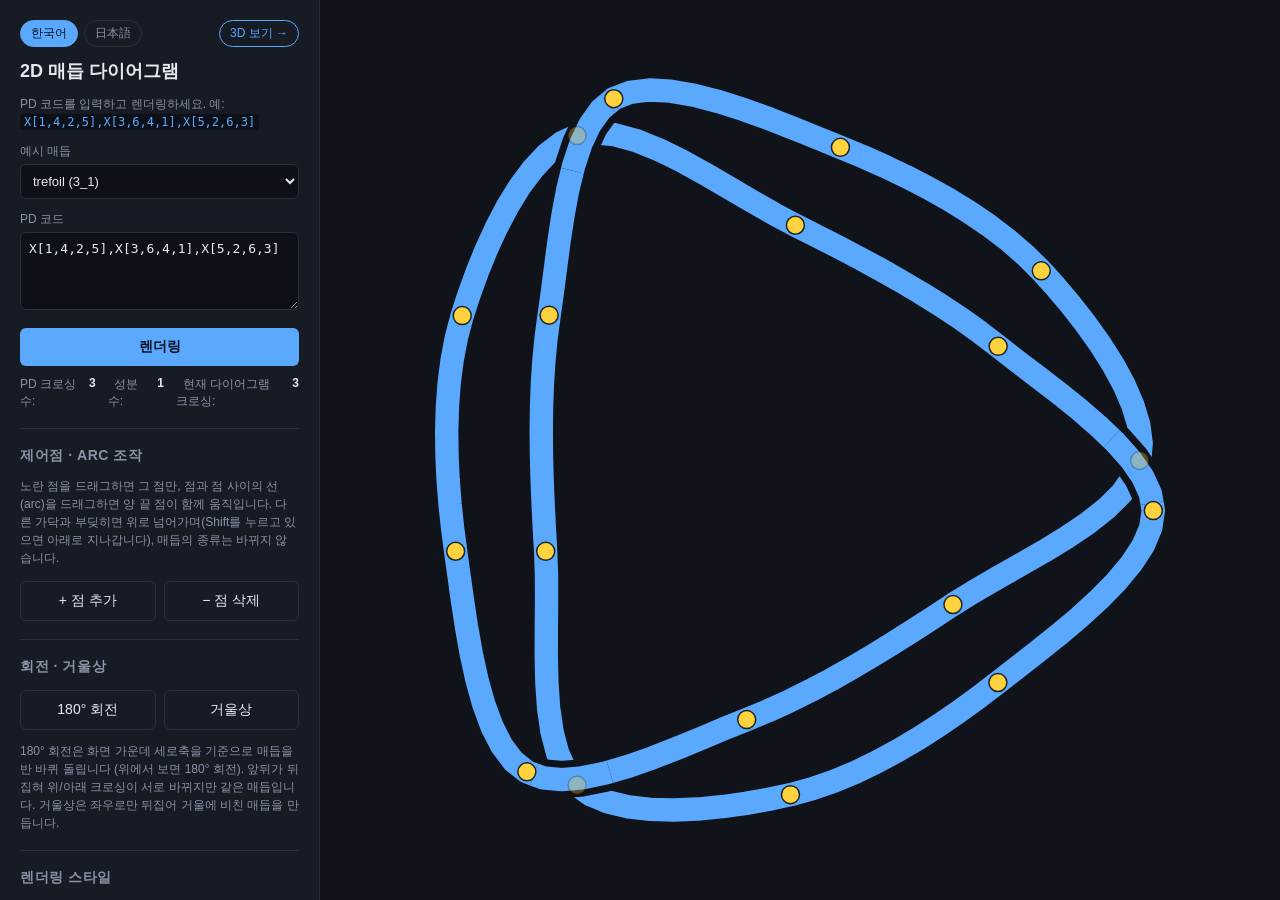
<file: 2d.html>
<!DOCTYPE html>
<html lang="ko">
<head>
<meta charset="UTF-8" />
<meta name="viewport" content="width=device-width, initial-scale=1.0" />
<title data-i18n="pageTitle">2D 매듭 다이어그램</title>
<link rel="stylesheet" href="style.css" />
</head>
<body>
  <div id="app">
    <aside id="panel">
      <div class="top-row">
        <div class="lang-switch">
          <button type="button" class="lang-btn" data-lang="ko">한국어</button>
          <button type="button" class="lang-btn" data-lang="ja">日本語</button>
        </div>
        <a class="view-link" href="index.html" data-i18n="link3D">3D 보기 →</a>
      </div>
      <h1 data-i18n="pageTitle">2D 매듭 다이어그램</h1>
      <p class="hint" data-i18n-html="introHint">PD 코드를 입력하고 렌더링하세요. 예: <code>X[1,4,2,5],X[3,6,4,1],X[5,2,6,3]</code></p>

      <label for="example-select" data-i18n="exampleLabel">예시 매듭</label>
      <select id="example-select">
        <option value="" data-i18n="exampleDefaultOption">-- 예시 선택 --</option>
      </select>

      <label for="pd-input" data-i18n="pdLabel">PD 코드</label>
      <textarea id="pd-input" rows="4" placeholder="X[1,4,2,5],X[3,6,4,1],X[5,2,6,3]"></textarea>

      <button id="render-btn" data-i18n="renderBtn">렌더링</button>
      <div id="error-box" class="error hidden"></div>
      <div id="stats" class="stats hidden"></div>

      <hr />

      <h2 data-i18n="controlPointsHeading">제어점 · arc 조작</h2>
      <p class="hint" data-i18n="controlPointsHint">
        노란 점을 드래그하면 그 점만, 점과 점 사이의 선(arc)을 드래그하면 양 끝 점이 함께 움직입니다.
        다른 가닥과 부딪히면 위로 넘어가며(Shift를 누르고 있으면 아래로 지나갑니다), 매듭의 종류는 바뀌지 않습니다.
      </p>
      <div class="button-row">
        <button id="add-point-btn" class="toggle" data-i18n="addPointBtn">+ 점 추가</button>
        <button id="delete-point-btn" class="toggle" data-i18n="deletePointBtn">− 점 삭제</button>
      </div>
      <p class="hint" id="mode-hint"></p>

      <hr />

      <h2 data-i18n="transformHeading">회전 · 거울상</h2>
      <div class="button-row">
        <button id="rotate180-btn" class="secondary" data-i18n="rotate180Btn">180° 회전</button>
        <button id="mirror-btn" class="secondary" data-i18n="mirrorBtn">거울상</button>
      </div>
      <p class="hint" data-i18n="transformHint">180° 회전은 화면 가운데 세로축을 기준으로 매듭을 반 바퀴 돌립니다 (위에서 보면 180° 회전). 앞뒤가 뒤집혀 위/아래 크로싱이 서로 바뀌지만 같은 매듭입니다. 거울상은 좌우로만 뒤집어 거울에 비친 매듭을 만듭니다.</p>

      <hr />

      <h2 data-i18n="renderStyleHeading">렌더링 스타일</h2>
      <label for="render-style" data-i18n="renderStyleLabel">스타일</label>
      <select id="render-style">
        <option value="flat" selected data-i18n="styleFlatOption">플랫 (단색)</option>
        <option value="toon" data-i18n="styleToonOption">카툰 (테두리)</option>
      </select>

      <div id="line-color-container"></div>
      <div class="slider-row">
        <label for="handle-color" data-i18n="handleColorLabel">제어점 색깔</label>
        <input type="color" id="handle-color" value="#ffd23f" />
      </div>

      <div class="slider-row">
        <label for="line-width" data-i18n="lineWidthLabel">선 굵기</label>
        <input type="range" id="line-width" min="0.1" max="1" step="0.01" value="0.3" />
      </div>

      <div class="slider-row">
        <label for="crossing-gap" data-i18n="crossingGapLabel">크로싱 간격 (아래 가닥이 끊기는 폭)</label>
        <input type="range" id="crossing-gap" min="0" max="1" step="0.01" value="0.3" />
      </div>

      <button id="fit-view-btn" class="secondary" data-i18n="fitViewBtn">화면 맞춤</button>
      <p class="hint" data-i18n="viewHint">빈 곳을 드래그: 화면 이동 · 스크롤: 확대/축소</p>
    </aside>
    <main id="viewport"><canvas id="canvas"></canvas></main>
  </div>

  <script type="module" src="2d.js"></script>
</body>
</html>
</file>
<file: style.css>
:root {
  color-scheme: dark;
  --bg: #10131a;
  --panel-bg: #171b24;
  --border: #2a2f3a;
  --text: #e6e9f0;
  --muted: #8a92a6;
  --accent: #5aa9ff;
  --accent-2: #ff6b6b;
  --error: #ff6b6b;
}

* {
  box-sizing: border-box;
}

html, body {
  margin: 0;
  height: 100%;
  background: var(--bg);
  color: var(--text);
  font-family: -apple-system, BlinkMacSystemFont, "Segoe UI", Pretendard, Arial, sans-serif;
}

#app {
  display: flex;
  height: 100vh;
  width: 100vw;
  overflow: hidden;
}

#panel {
  width: 320px;
  flex-shrink: 0;
  background: var(--panel-bg);
  border-right: 1px solid var(--border);
  padding: 20px;
  overflow-y: auto;
}

#panel h1 {
  font-size: 18px;
  margin: 0 0 8px;
}

.lang-switch {
  display: flex;
  gap: 6px;
  margin-bottom: 12px;
}

.lang-btn {
  margin-top: 0;
  width: auto;
  flex: none;
  background: transparent;
  border: 1px solid var(--border);
  color: var(--muted);
  font-weight: 500;
  font-size: 12px;
  padding: 4px 10px;
  border-radius: 999px;
}

.lang-btn.active {
  background: var(--accent);
  border-color: var(--accent);
  color: #06101f;
}

#panel h2 {
  font-size: 14px;
  margin: 16px 0 8px;
  color: var(--muted);
  text-transform: uppercase;
  letter-spacing: 0.04em;
}

.hint {
  font-size: 12px;
  color: var(--muted);
  line-height: 1.5;
}

.hint code {
  background: #0d1017;
  padding: 1px 4px;
  border-radius: 4px;
  color: var(--accent);
}

label {
  display: block;
  font-size: 12px;
  color: var(--muted);
  margin: 12px 0 4px;
}

select, textarea, input[type="range"] {
  width: 100%;
  background: #0d1017;
  color: var(--text);
  border: 1px solid var(--border);
  border-radius: 6px;
  padding: 8px;
  font-size: 13px;
  font-family: inherit;
}

input[type="color"] {
  width: 100%;
  height: 34px;
  background: #0d1017;
  border: 1px solid var(--border);
  border-radius: 6px;
  padding: 3px;
  cursor: pointer;
}

textarea {
  resize: vertical;
  font-family: "SFMono-Regular", Consolas, monospace;
}

button {
  margin-top: 14px;
  width: 100%;
  background: var(--accent);
  color: #06101f;
  font-weight: 600;
  border: none;
  border-radius: 6px;
  padding: 10px;
  cursor: pointer;
  font-size: 14px;
}

button:hover {
  filter: brightness(1.1);
}

button.secondary {
  background: transparent;
  border: 1px solid var(--border);
  color: var(--text);
  font-weight: 500;
}

hr {
  border: none;
  border-top: 1px solid var(--border);
  margin: 18px 0;
}

.error {
  margin-top: 10px;
  background: rgba(255, 107, 107, 0.12);
  border: 1px solid var(--error);
  color: var(--error);
  padding: 8px 10px;
  border-radius: 6px;
  font-size: 12px;
  line-height: 1.4;
}

.stats {
  margin-top: 10px;
  font-size: 12px;
  color: var(--muted);
  display: flex;
  gap: 12px;
}

.stats b {
  color: var(--text);
}

.hidden {
  display: none !important;
}

.slider-row {
  display: flex;
  flex-direction: column;
  gap: 4px;
  margin-bottom: 6px;
}

.slider-row label {
  margin: 0;
}

.checkbox-row {
  display: flex;
  align-items: center;
  gap: 8px;
  margin-top: 14px;
}

.checkbox-row label {
  margin: 0;
  color: var(--text);
  font-size: 13px;
}

.checkbox-row select {
  width: auto;
  flex: 1;
}

.button-row {
  display: flex;
  gap: 8px;
  margin-top: 14px;
}

.button-row button {
  margin-top: 0;
}

button.toggle {
  background: transparent;
  border: 1px solid var(--border);
  color: var(--text);
  font-weight: 500;
  flex: 1;
}

button.toggle.active {
  background: var(--accent);
  border-color: var(--accent);
  color: #06101f;
}

#viewport {
  flex: 1;
  position: relative;
}

#viewport canvas {
  display: block;
}

.top-row {
  display: flex;
  align-items: flex-start;
  justify-content: space-between;
  gap: 8px;
}

.view-link {
  font-size: 12px;
  color: var(--accent);
  text-decoration: none;
  border: 1px solid var(--accent);
  border-radius: 999px;
  padding: 4px 10px;
  white-space: nowrap;
}

.view-link:hover {
  background: var(--accent);
  color: #06101f;
}
</file>
